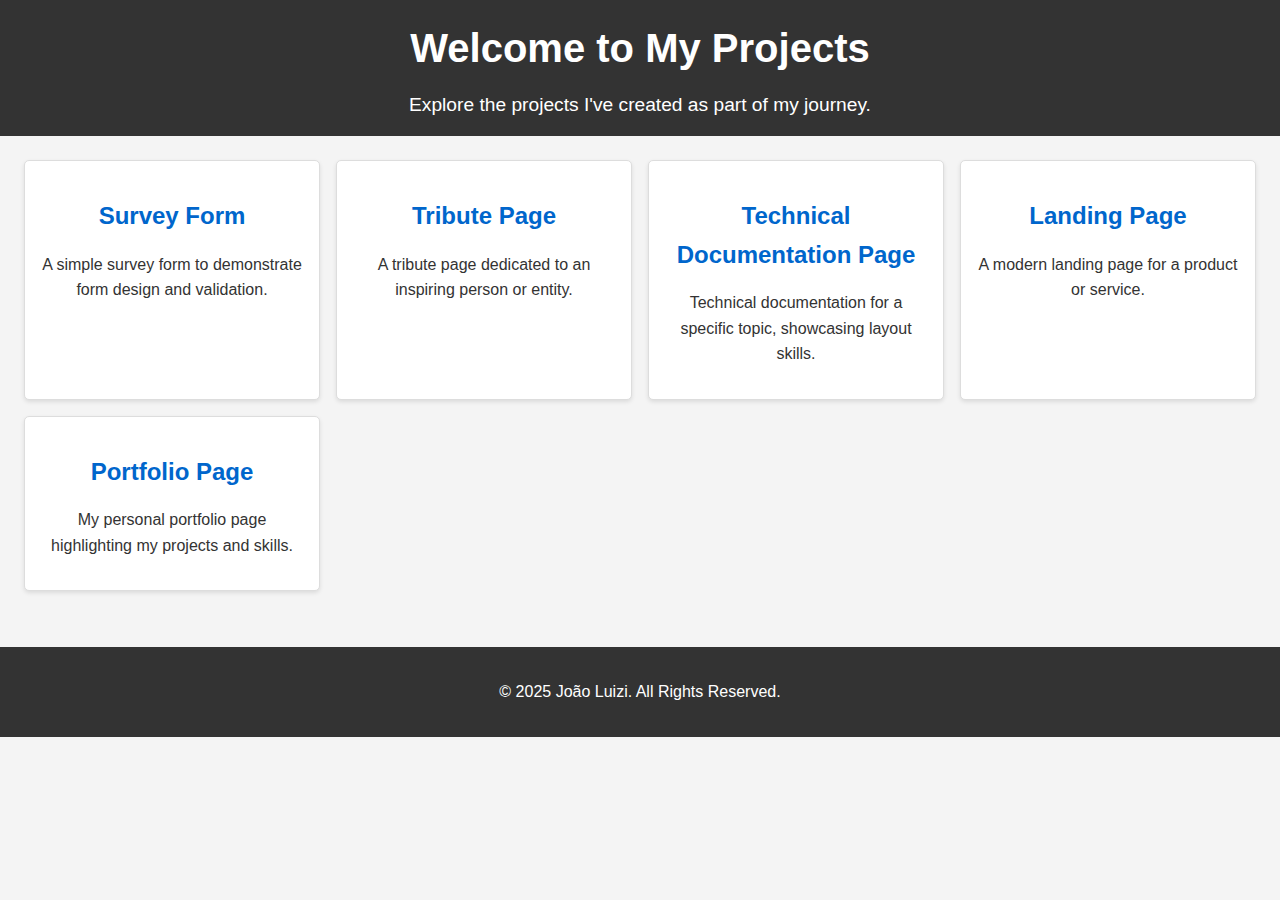
<file: index.html>
<!DOCTYPE html>
<html lang="en">
<head>
    <meta charset="UTF-8">
    <meta name="viewport" content="width=device-width, initial-scale=1.0">
    <title>My Projects</title>
    <link rel="stylesheet" href="styles.css">
</head>
<body>
    <header>
        <h1>Welcome to My Projects</h1>
        <p>Explore the projects I've created as part of my journey.</p>
    </header>
    <main>
        <section class="projects">
            <div class="project">
                <h2><a href="./pages/SurveyForm/index.html">Survey Form</a></h2>
                <p>A simple survey form to demonstrate form design and validation.</p>
            </div>
            <div class="project">
                <h2><a href="./pages/TributePage/index.html">Tribute Page</a></h2>
                <p>A tribute page dedicated to an inspiring person or entity.</p>
            </div>
            <div class="project">
                <h2><a href="./pages/TechnicalDocumentationPage/index.html">Technical Documentation Page</a></h2>
                <p>Technical documentation for a specific topic, showcasing layout skills.</p>
            </div>
            <div class="project">
                <h2><a href="./pages/LandingPage/index.html">Landing Page</a></h2>
                <p>A modern landing page for a product or service.</p>
            </div>
            <div class="project">
                <h2><a href="./pages/PortfolioPage/index.html">Portfolio Page</a></h2>
                <p>My personal portfolio page highlighting my projects and skills.</p>
            </div>
        </section>
    </main>
    <footer>
        <p>&copy; 2025 João Luizi. All Rights Reserved.</p>
    </footer>
</body>
</html>
</file>
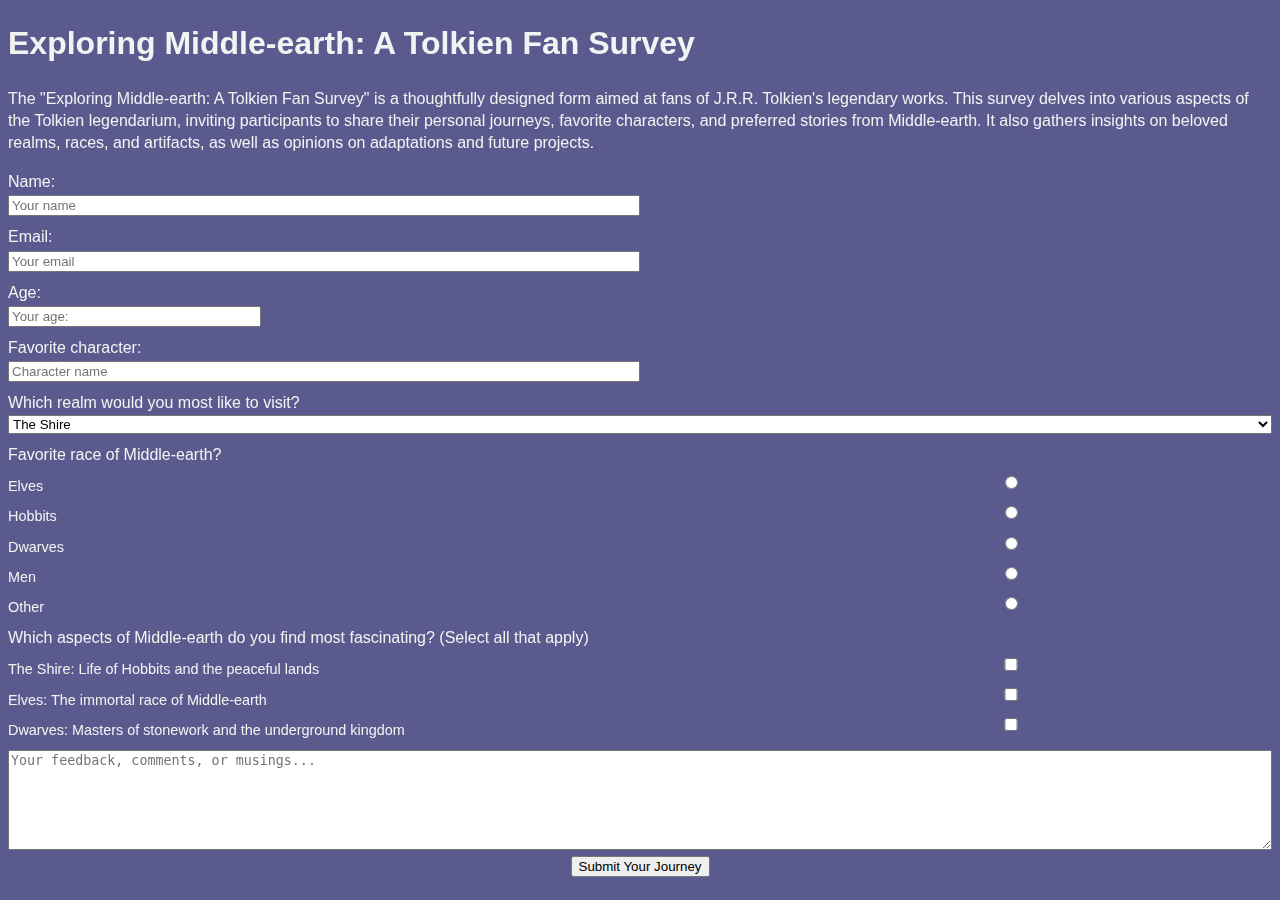
<file: pages/SurveyForm/index.html>
<!DOCTYPE html>
<html lang = "en">
<head>
  <link rel="stylesheet" href="styles.css">
  <meta name="viewport" content="width=device-width, initial-scale=1" />
  <title>Survey Form: João Luizi</title>
</head>
<body>
<h1 id = "title">Exploring Middle-earth: A Tolkien Fan Survey</h1>
<p id="description">The "Exploring Middle-earth: A Tolkien Fan Survey" is a thoughtfully designed form aimed at fans of J.R.R. Tolkien's legendary works. This survey delves into various aspects of the Tolkien legendarium, inviting participants to share their personal journeys, favorite characters, and preferred stories from Middle-earth. It also gathers insights on beloved realms, races, and artifacts, as well as opinions on adaptations and future projects.</p>
<form id="survey-form" action="submit">
  
    <label id ="name-label" for="name" >Name:     <input id = "name" type="text" placeholder="Your name" required/>
    </label>
<label id ="email-label"for="email">Email: <input id = "email" type="email" placeholder="Your email" required/>
</label>
<label id ="number-label" for="number">Age: <input id = "number" type="number" placeholder="Your age:" min="1" max = "99" required/>
</label>

<label id ="hero-label"  >Favorite character:     <input id = "name" type="text" placeholder="Character name"/>
</label>

<label id ="location-label">
Which realm would you most like to visit?
</label>
<select id="dropdown">
  <option value="shire">The Shire</option>
<option value="rivendell">Rivendell</option>
<option value="lothlorien">Lothlórien</option>
<option value="rohan">Rohan</option>
<option value="gondor">Gondor</option>
<option value="mordor">Mordor</option>
  </select>

<label id ="race-label" class="left-justified">
Favorite race of Middle-earth?
</label>

<div class="input-container">
  <label>Elves</label>
  <input type="radio" name="race" value="elves">
</div>
<div class="input-container">
  <label>Hobbits</label>
  <input type="radio" name="race" value="hobbits">
</div>
<div class="input-container">
  <label>Dwarves</label>
  <input type="radio" name="race" value="dwarves">
</div>
<div class="input-container">
  <label>Men</label>
  <input type="radio" name="race" value="men">
</div>
<div class="input-container">
  <label>Other</label>
  <input type="radio" name="race" value="other">
</div>

<label>Which aspects of Middle-earth do you find most fascinating? (Select all that apply)</label>

<div class="input-container">
  <label for="the_shire">The Shire: Life of Hobbits and the peaceful lands</label>
  <input type="checkbox" id="the_shire" name="fandom" value="the_shire">
</div>

<div class="input-container">
  <label for="elves">Elves: The immortal race of Middle-earth</label>
  <input type="checkbox" id="elves" name="fandom" value="elves">
</div>

<div class="input-container">
  <label for="dwarves">Dwarves: Masters of stonework and the underground kingdom</label>
  <input type="checkbox" id="dwarves" name="fandom" value="dwarves">
</div>


<textarea placeholder="Your feedback, comments, or musings..."></textarea>
<div class="centered">
  <button id ="submit" type="submit" value="Submit Your Journey">Submit Your Journey</button>
</div>
</form>
</body>
</html>
</file>
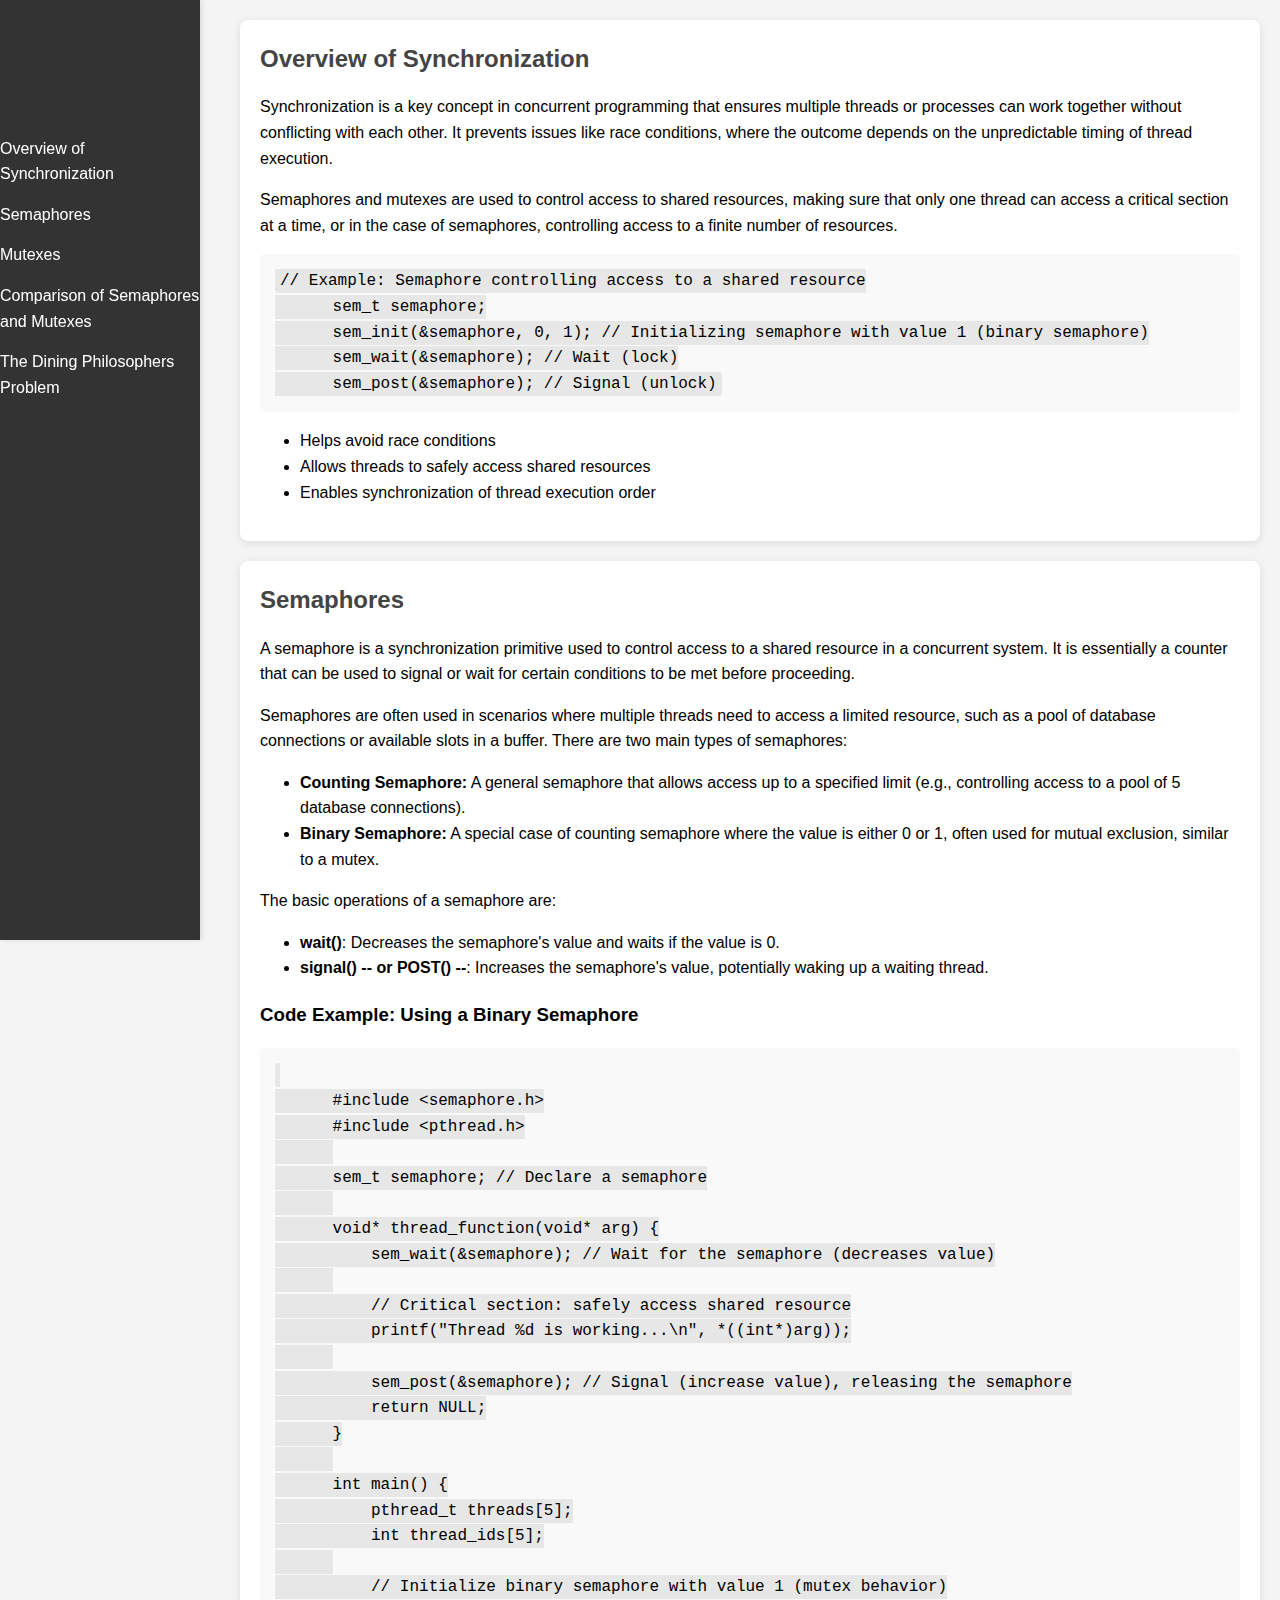
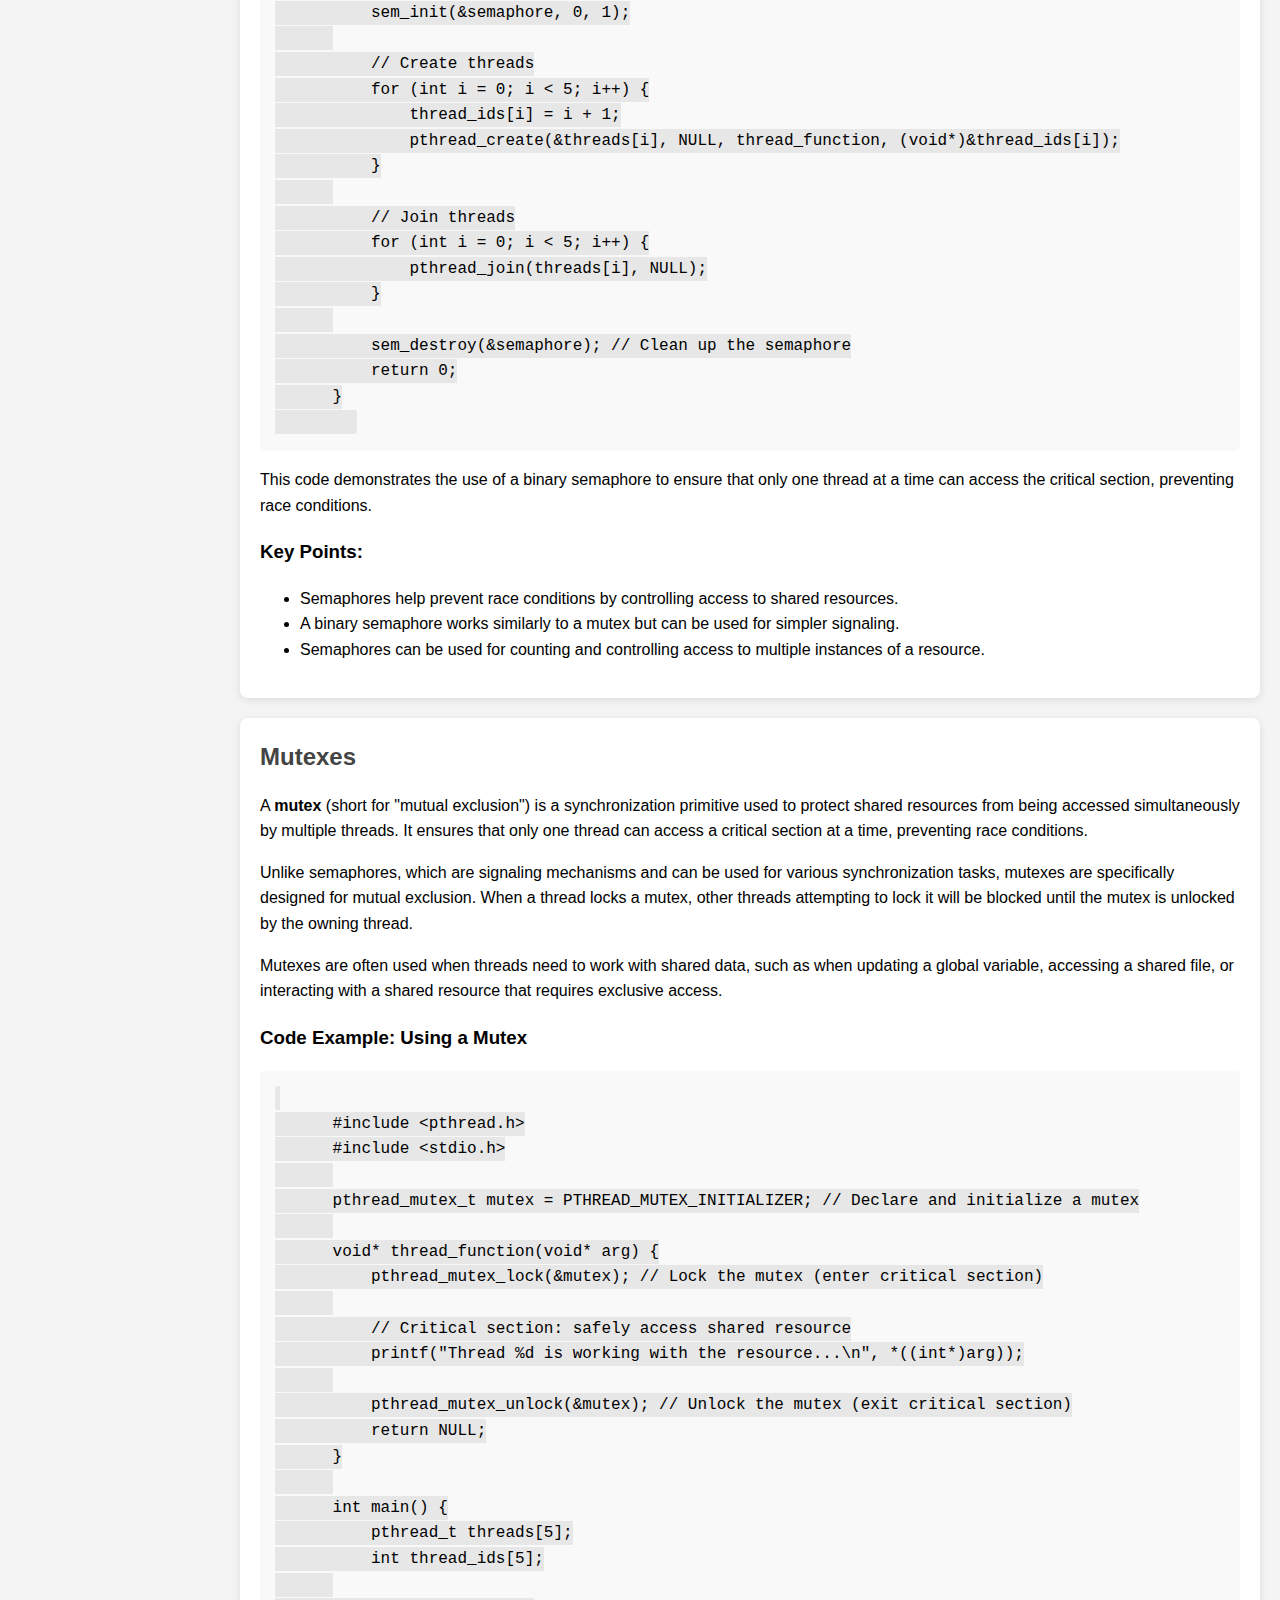
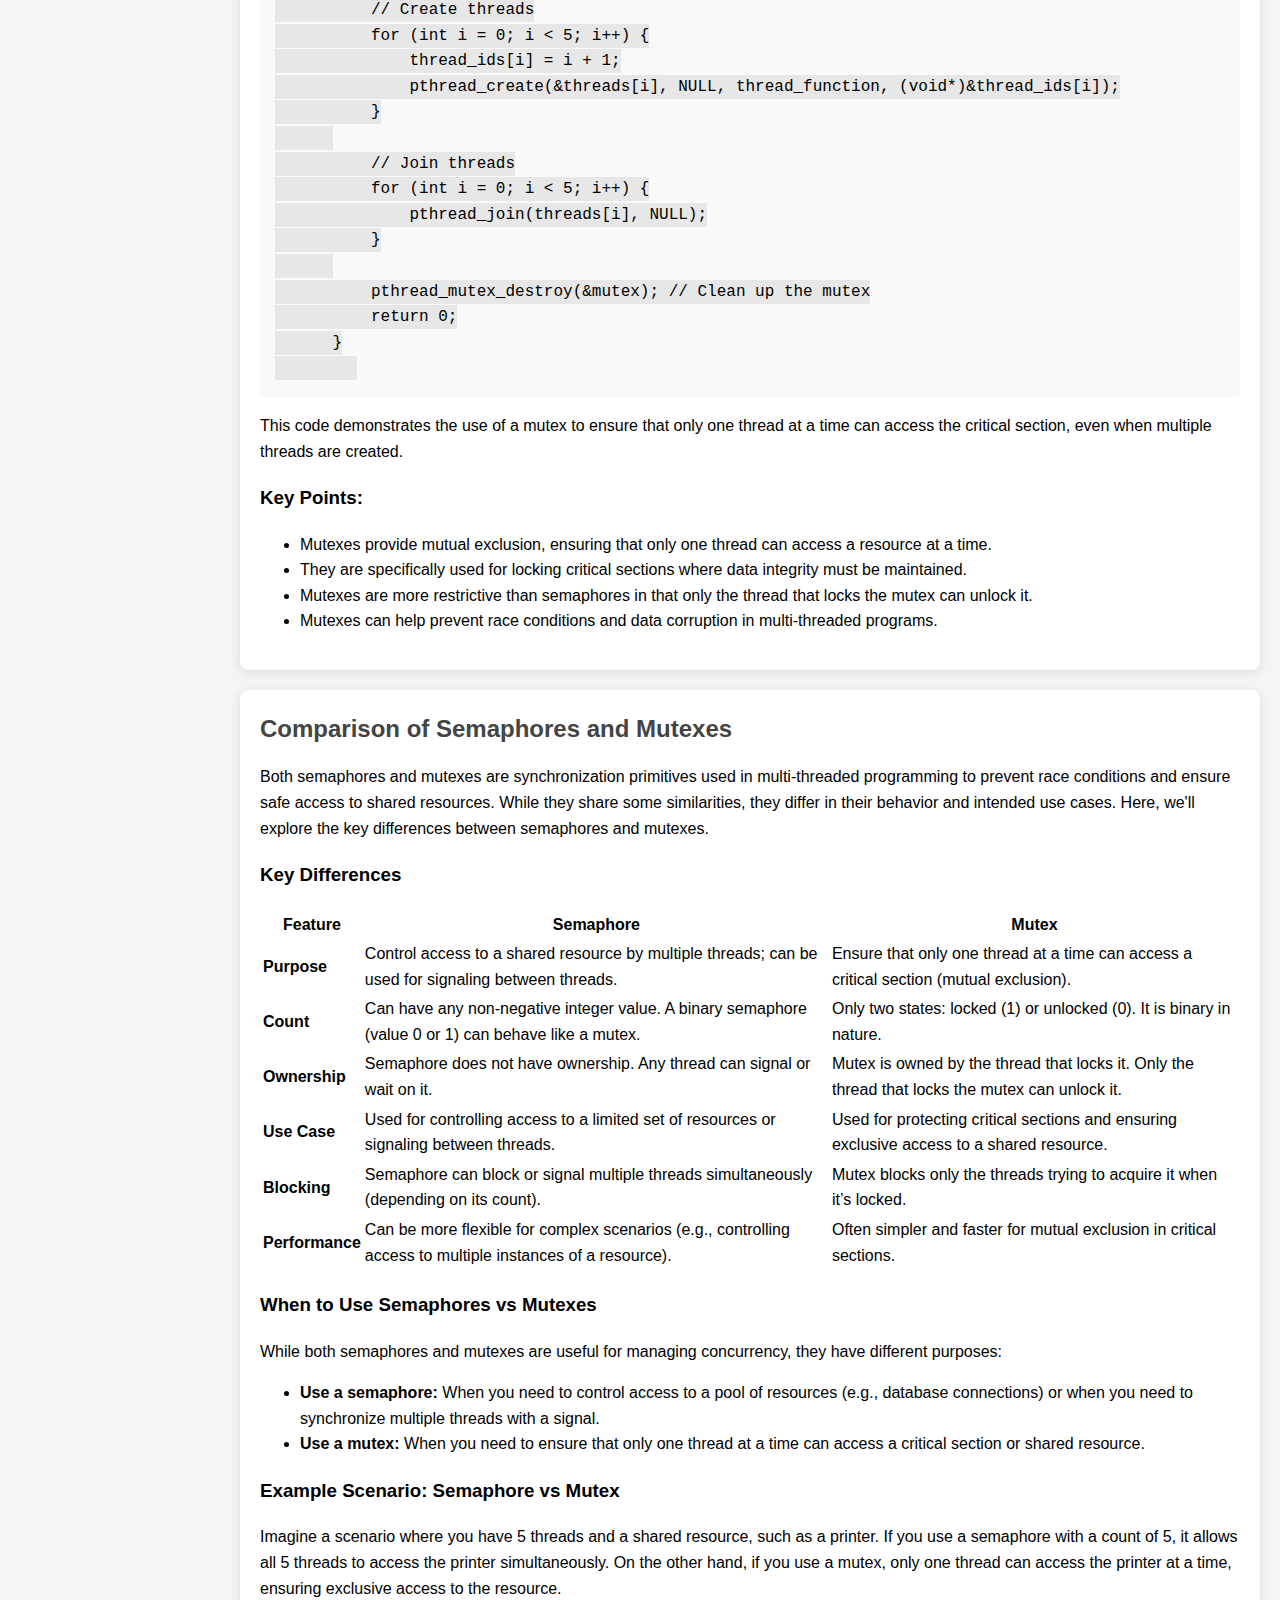
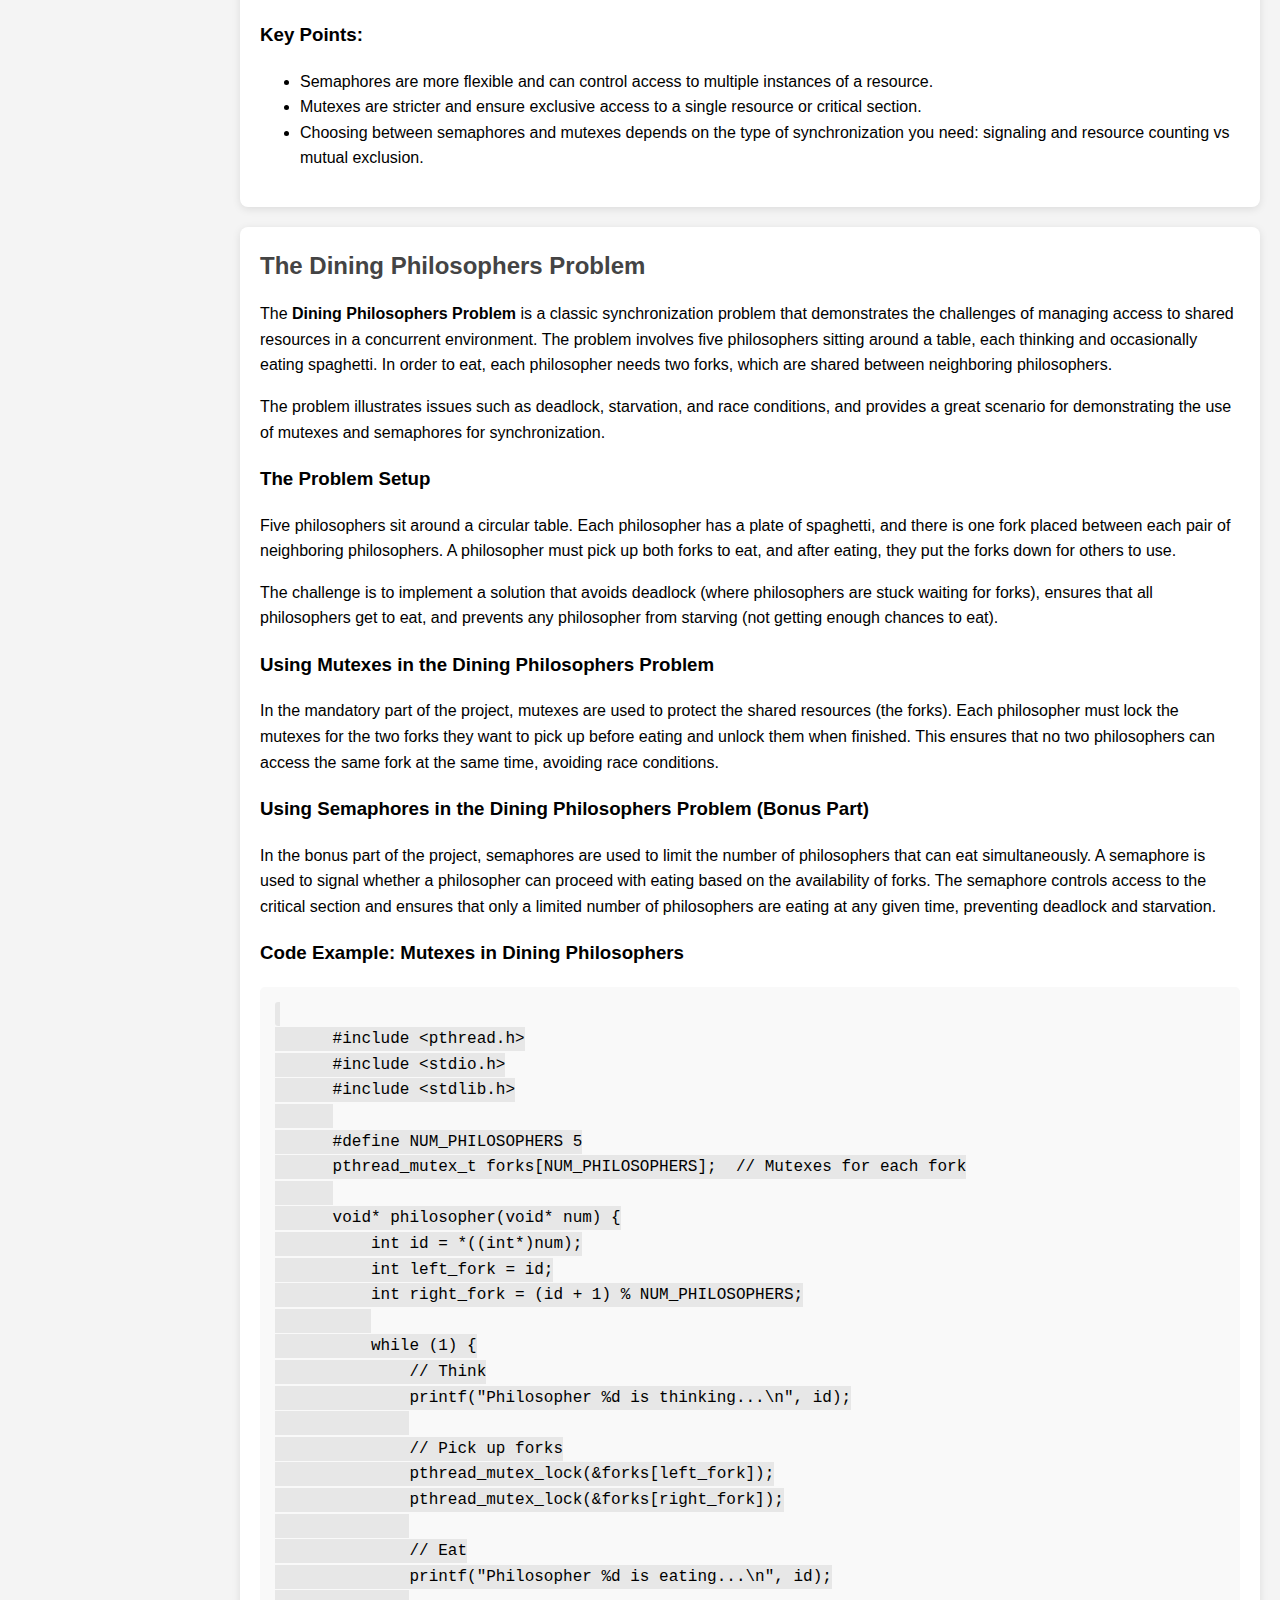
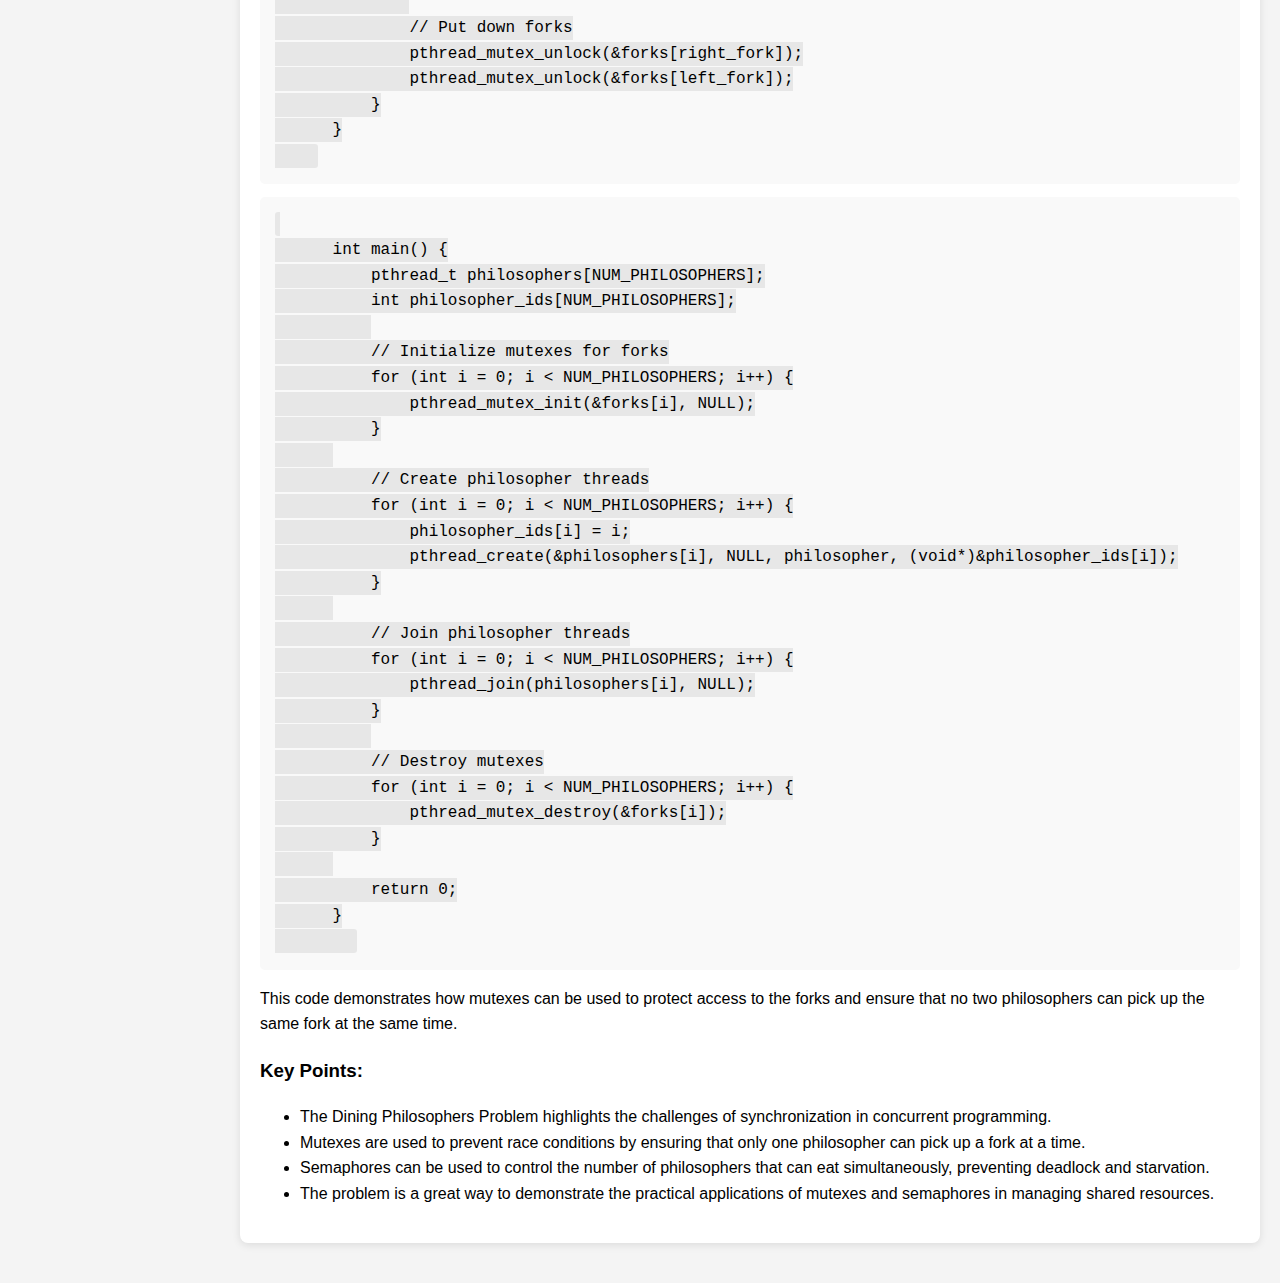
<file: pages/TechnicalDocumentationPage/index.html>
<!DOCTYPE html>
<html lang="en">
  <head>
    <meta name="viewport" content="width=device-width, initial-scale=1.0">
    <meta charset="UTF-8">
    <link rel="stylesheet" href="./styles.css">
    <title>Technical Documentation Page</title>
  </head>
  <body>
    <nav id="navbar">
      <header>
        <h1>This is my technical document's topic</h1>
      </header>
      <ul>
        <li><a class="nav-link" href="#Overview_of_Synchronization">Overview of Synchronization</a></li>
        <li><a class="nav-link" href="#Semaphores">Semaphores</a></li>
        <li><a class="nav-link" href="#Mutexes">Mutexes</a></li>
        <li><a class="nav-link" href="#Comparison_of_Semaphores_and_Mutexes">Comparison of Semaphores and Mutexes</a></li>
        <li><a class="nav-link" href="#The_Dining_Philosophers_Problem">The Dining Philosophers Problem</a></li>
      </ul>
    </nav>
    <main id="main-doc">
      <section id="Overview_of_Synchronization" class="main-section">
        <header>
          <h2>Overview of Synchronization</h2>
        </header>
        <p>Synchronization is a key concept in concurrent programming that ensures multiple threads or processes can work together without conflicting with each other. It prevents issues like race conditions, where the outcome depends on the unpredictable timing of thread execution.</p>
        <p>Semaphores and mutexes are used to control access to shared resources, making sure that only one thread can access a critical section at a time, or in the case of semaphores, controlling access to a finite number of resources.</p>
        <pre><code>// Example: Semaphore controlling access to a shared resource
      sem_t semaphore;
      sem_init(&semaphore, 0, 1); // Initializing semaphore with value 1 (binary semaphore)
      sem_wait(&semaphore); // Wait (lock)
      sem_post(&semaphore); // Signal (unlock)</code></pre>
        <ul>
          <li>Helps avoid race conditions</li>
          <li>Allows threads to safely access shared resources</li>
          <li>Enables synchronization of thread execution order</li>
        </ul>
      </section>
      <section id="Semaphores" class="main-section">
        <header>
          <h2>Semaphores</h2>
        </header>
        <p>A semaphore is a synchronization primitive used to control access to a shared resource in a concurrent system. It is essentially a counter that can be used to signal or wait for certain conditions to be met before proceeding.</p>
        <p>Semaphores are often used in scenarios where multiple threads need to access a limited resource, such as a pool of database connections or available slots in a buffer. There are two main types of semaphores:</p>
        <ul>
          <li><strong>Counting Semaphore:</strong> A general semaphore that allows access up to a specified limit (e.g., controlling access to a pool of 5 database connections).</li>
          <li><strong>Binary Semaphore:</strong> A special case of counting semaphore where the value is either 0 or 1, often used for mutual exclusion, similar to a mutex.</li>
        </ul>
        <p>The basic operations of a semaphore are:</p>
        <ul>
          <li><strong>wait()</strong>: Decreases the semaphore's value and waits if the value is 0.</li>
          <li><strong>signal() -- or POST() --</strong>: Increases the semaphore's value, potentially waking up a waiting thread.</li>
        </ul>
        
        <h3>Code Example: Using a Binary Semaphore</h3>
        <pre><code>
      #include &lt;semaphore.h&gt;
      #include &lt;pthread.h&gt;
      
      sem_t semaphore; // Declare a semaphore
      
      void* thread_function(void* arg) {
          sem_wait(&semaphore); // Wait for the semaphore (decreases value)
      
          // Critical section: safely access shared resource
          printf("Thread %d is working...\n", *((int*)arg));
      
          sem_post(&semaphore); // Signal (increase value), releasing the semaphore
          return NULL;
      }
      
      int main() {
          pthread_t threads[5];
          int thread_ids[5];
      
          // Initialize binary semaphore with value 1 (mutex behavior)
          sem_init(&semaphore, 0, 1);
      
          // Create threads
          for (int i = 0; i < 5; i++) {
              thread_ids[i] = i + 1;
              pthread_create(&threads[i], NULL, thread_function, (void*)&thread_ids[i]);
          }
      
          // Join threads
          for (int i = 0; i < 5; i++) {
              pthread_join(threads[i], NULL);
          }
      
          sem_destroy(&semaphore); // Clean up the semaphore
          return 0;
      }
        </code></pre>
        
        <p>This code demonstrates the use of a binary semaphore to ensure that only one thread at a time can access the critical section, preventing race conditions.</p>
        
        <h3>Key Points:</h3>
        <ul>
          <li>Semaphores help prevent race conditions by controlling access to shared resources.</li>
          <li>A binary semaphore works similarly to a mutex but can be used for simpler signaling.</li>
          <li>Semaphores can be used for counting and controlling access to multiple instances of a resource.</li>
        </ul>
      </section>
      <section id="Mutexes" class="main-section">
        <header>
          <h2>Mutexes</h2>
        </header>
        <p>A <strong>mutex</strong> (short for "mutual exclusion") is a synchronization primitive used to protect shared resources from being accessed simultaneously by multiple threads. It ensures that only one thread can access a critical section at a time, preventing race conditions.</p>
        
        <p>Unlike semaphores, which are signaling mechanisms and can be used for various synchronization tasks, mutexes are specifically designed for mutual exclusion. When a thread locks a mutex, other threads attempting to lock it will be blocked until the mutex is unlocked by the owning thread.</p>
        
        <p>Mutexes are often used when threads need to work with shared data, such as when updating a global variable, accessing a shared file, or interacting with a shared resource that requires exclusive access.</p>
        
        <h3>Code Example: Using a Mutex</h3>
        <pre><code>
      #include &lt;pthread.h&gt;
      #include &lt;stdio.h&gt;
      
      pthread_mutex_t mutex = PTHREAD_MUTEX_INITIALIZER; // Declare and initialize a mutex
      
      void* thread_function(void* arg) {
          pthread_mutex_lock(&mutex); // Lock the mutex (enter critical section)
      
          // Critical section: safely access shared resource
          printf("Thread %d is working with the resource...\n", *((int*)arg));
      
          pthread_mutex_unlock(&mutex); // Unlock the mutex (exit critical section)
          return NULL;
      }
      
      int main() {
          pthread_t threads[5];
          int thread_ids[5];
      
          // Create threads
          for (int i = 0; i < 5; i++) {
              thread_ids[i] = i + 1;
              pthread_create(&threads[i], NULL, thread_function, (void*)&thread_ids[i]);
          }
      
          // Join threads
          for (int i = 0; i < 5; i++) {
              pthread_join(threads[i], NULL);
          }
      
          pthread_mutex_destroy(&mutex); // Clean up the mutex
          return 0;
      }
        </code></pre>
      
        <p>This code demonstrates the use of a mutex to ensure that only one thread at a time can access the critical section, even when multiple threads are created.</p>
        
        <h3>Key Points:</h3>
        <ul>
          <li>Mutexes provide mutual exclusion, ensuring that only one thread can access a resource at a time.</li>
          <li>They are specifically used for locking critical sections where data integrity must be maintained.</li>
          <li>Mutexes are more restrictive than semaphores in that only the thread that locks the mutex can unlock it.</li>
          <li>Mutexes can help prevent race conditions and data corruption in multi-threaded programs.</li>
        </ul>
      </section>
      <section id="Comparison_of_Semaphores_and_Mutexes" class="main-section">
        <header>
          <h2>Comparison of Semaphores and Mutexes</h2>
        </header>
        <p>Both semaphores and mutexes are synchronization primitives used in multi-threaded programming to prevent race conditions and ensure safe access to shared resources. While they share some similarities, they differ in their behavior and intended use cases. Here, we'll explore the key differences between semaphores and mutexes.</p>
        
        <h3>Key Differences</h3>
        <table>
          <thead>
            <tr>
              <th>Feature</th>
              <th>Semaphore</th>
              <th>Mutex</th>
            </tr>
          </thead>
          <tbody>
            <tr>
              <td><strong>Purpose</strong></td>
              <td>Control access to a shared resource by multiple threads; can be used for signaling between threads.</td>
              <td>Ensure that only one thread at a time can access a critical section (mutual exclusion).</td>
            </tr>
            <tr>
              <td><strong>Count</strong></td>
              <td>Can have any non-negative integer value. A binary semaphore (value 0 or 1) can behave like a mutex.</td>
              <td>Only two states: locked (1) or unlocked (0). It is binary in nature.</td>
            </tr>
            <tr>
              <td><strong>Ownership</strong></td>
              <td>Semaphore does not have ownership. Any thread can signal or wait on it.</td>
              <td>Mutex is owned by the thread that locks it. Only the thread that locks the mutex can unlock it.</td>
            </tr>
            <tr>
              <td><strong>Use Case</strong></td>
              <td>Used for controlling access to a limited set of resources or signaling between threads.</td>
              <td>Used for protecting critical sections and ensuring exclusive access to a shared resource.</td>
            </tr>
            <tr>
              <td><strong>Blocking</strong></td>
              <td>Semaphore can block or signal multiple threads simultaneously (depending on its count).</td>
              <td>Mutex blocks only the threads trying to acquire it when it’s locked.</td>
            </tr>
            <tr>
              <td><strong>Performance</strong></td>
              <td>Can be more flexible for complex scenarios (e.g., controlling access to multiple instances of a resource).</td>
              <td>Often simpler and faster for mutual exclusion in critical sections.</td>
            </tr>
          </tbody>
        </table>
        
        <h3>When to Use Semaphores vs Mutexes</h3>
        <p>While both semaphores and mutexes are useful for managing concurrency, they have different purposes:</p>
        <ul>
          <li><strong>Use a semaphore:</strong> When you need to control access to a pool of resources (e.g., database connections) or when you need to synchronize multiple threads with a signal.</li>
          <li><strong>Use a mutex:</strong> When you need to ensure that only one thread at a time can access a critical section or shared resource.</li>
        </ul>
        
        <h3>Example Scenario: Semaphore vs Mutex</h3>
        <p>Imagine a scenario where you have 5 threads and a shared resource, such as a printer. If you use a semaphore with a count of 5, it allows all 5 threads to access the printer simultaneously. On the other hand, if you use a mutex, only one thread can access the printer at a time, ensuring exclusive access to the resource.</p>
        
        <h3>Key Points:</h3>
        <ul>
          <li>Semaphores are more flexible and can control access to multiple instances of a resource.</li>
          <li>Mutexes are stricter and ensure exclusive access to a single resource or critical section.</li>
          <li>Choosing between semaphores and mutexes depends on the type of synchronization you need: signaling and resource counting vs mutual exclusion.</li>
        </ul>
      </section>
      <section id="The_Dining_Philosophers_Problem" class="main-section">
        <header>
          <h2>The Dining Philosophers Problem</h2>
        </header>
        <p>The <strong>Dining Philosophers Problem</strong> is a classic synchronization problem that demonstrates the challenges of managing access to shared resources in a concurrent environment. The problem involves five philosophers sitting around a table, each thinking and occasionally eating spaghetti. In order to eat, each philosopher needs two forks, which are shared between neighboring philosophers.</p>
      
        <p>The problem illustrates issues such as deadlock, starvation, and race conditions, and provides a great scenario for demonstrating the use of mutexes and semaphores for synchronization.</p>
      
        <h3>The Problem Setup</h3>
        <p>Five philosophers sit around a circular table. Each philosopher has a plate of spaghetti, and there is one fork placed between each pair of neighboring philosophers. A philosopher must pick up both forks to eat, and after eating, they put the forks down for others to use.</p>
      
        <p>The challenge is to implement a solution that avoids deadlock (where philosophers are stuck waiting for forks), ensures that all philosophers get to eat, and prevents any philosopher from starving (not getting enough chances to eat).</p>
      
        <h3>Using Mutexes in the Dining Philosophers Problem</h3>
        <p>In the mandatory part of the project, mutexes are used to protect the shared resources (the forks). Each philosopher must lock the mutexes for the two forks they want to pick up before eating and unlock them when finished. This ensures that no two philosophers can access the same fork at the same time, avoiding race conditions.</p>
        
        <h3>Using Semaphores in the Dining Philosophers Problem (Bonus Part)</h3>
        <p>In the bonus part of the project, semaphores are used to limit the number of philosophers that can eat simultaneously. A semaphore is used to signal whether a philosopher can proceed with eating based on the availability of forks. The semaphore controls access to the critical section and ensures that only a limited number of philosophers are eating at any given time, preventing deadlock and starvation.</p>
      
        <h3>Code Example: Mutexes in Dining Philosophers</h3>
        <pre><code>
      #include &lt;pthread.h&gt;
      #include &lt;stdio.h&gt;
      #include &lt;stdlib.h&gt;
      
      #define NUM_PHILOSOPHERS 5
      pthread_mutex_t forks[NUM_PHILOSOPHERS];  // Mutexes for each fork
      
      void* philosopher(void* num) {
          int id = *((int*)num);
          int left_fork = id;
          int right_fork = (id + 1) % NUM_PHILOSOPHERS;
          
          while (1) {
              // Think
              printf("Philosopher %d is thinking...\n", id);
              
              // Pick up forks
              pthread_mutex_lock(&forks[left_fork]);
              pthread_mutex_lock(&forks[right_fork]);
              
              // Eat
              printf("Philosopher %d is eating...\n", id);
              
              // Put down forks
              pthread_mutex_unlock(&forks[right_fork]);
              pthread_mutex_unlock(&forks[left_fork]);
          }
      }
    </code></pre>
    <pre><code>
      int main() {
          pthread_t philosophers[NUM_PHILOSOPHERS];
          int philosopher_ids[NUM_PHILOSOPHERS];
          
          // Initialize mutexes for forks
          for (int i = 0; i < NUM_PHILOSOPHERS; i++) {
              pthread_mutex_init(&forks[i], NULL);
          }
      
          // Create philosopher threads
          for (int i = 0; i < NUM_PHILOSOPHERS; i++) {
              philosopher_ids[i] = i;
              pthread_create(&philosophers[i], NULL, philosopher, (void*)&philosopher_ids[i]);
          }
      
          // Join philosopher threads
          for (int i = 0; i < NUM_PHILOSOPHERS; i++) {
              pthread_join(philosophers[i], NULL);
          }
          
          // Destroy mutexes
          for (int i = 0; i < NUM_PHILOSOPHERS; i++) {
              pthread_mutex_destroy(&forks[i]);
          }
      
          return 0;
      }
        </code></pre>
        <p>This code demonstrates how mutexes can be used to protect access to the forks and ensure that no two philosophers can pick up the same fork at the same time.</p>
        
        <h3>Key Points:</h3>
        <ul>
          <li>The Dining Philosophers Problem highlights the challenges of synchronization in concurrent programming.</li>
          <li>Mutexes are used to prevent race conditions by ensuring that only one philosopher can pick up a fork at a time.</li>
          <li>Semaphores can be used to control the number of philosophers that can eat simultaneously, preventing deadlock and starvation.</li>
          <li>The problem is a great way to demonstrate the practical applications of mutexes and semaphores in managing shared resources.</li>
        </ul>
      </section>      
    </main>
  </body>
</html>
</file>
<file: styles.css>
body {
  font-family: Arial, sans-serif;
  margin: 0;
  padding: 0;
  line-height: 1.6;
  background-color: #f4f4f4;
  color: #333;
}

header {
  background: #333;
  color: #fff;
  padding: 1em 0;
  text-align: center;
}

header h1 {
  margin: 0;
  font-size: 2.5em;
}

header p {
  margin: 0.5em 0 0;
  font-size: 1.2em;
}

main {
  padding: 1.5em;
}

.projects {
  display: grid;
  grid-template-columns: repeat(auto-fit, minmax(250px, 1fr));
  gap: 1em;
}

.project {
  background: #fff;
  padding: 1em;
  border: 1px solid #ddd;
  border-radius: 5px;
  box-shadow: 0 2px 4px rgba(0, 0, 0, 0.1);
  text-align: center;
}

.project h2 {
  margin-bottom: 0.5em;
}

.project a {
  text-decoration: none;
  color: #0066cc;
}

.project a:hover {
  color: #00509e;
}

footer {
  text-align: center;
  padding: 1em 0;
  background: #333;
  color: #fff;
  margin-top: 2em;
}
</file>
<file: pages/SurveyForm/styles.css>
:root {
    --color-white: #f3f3f3;
    --color-darkblue: #5a5a8f;
    --color-darkblue-alpha: rgba(27, 27, 50, 0.8);
    --color-green: #37af65;
  }
  
  *,
  *::before,
  *::after {
    box-sizing: border-box;
  }
  
  body {
    font-family: 'Poppins', sans-serif;
    font-size: 1rem;
    font-weight: 400;
    line-height: 1.4;
    color: #f3f3f3;
    margin: 10;
  }
  
  body::before {
    content: '';
    position: fixed;
    top: 0;
    left: 0;
    height: 100%;
    width: 100%;
    z-index: -1;
    background: var(--color-darkblue);
  }
  form{
    width: 100%;
  }
  label {
      display: block;
      text-align: left; 
      margin-top: 10px;
  }
  label input {
      display: block;
      margin-top: 2px; 
  }
  input
  {
    width: 50%;
  }
  select
  {
    width: 50%;
  }
  #number
  {
    width: 20%;
  }
  
  select {
      display: block;
      width: 100%;  
      margin-bottom: 10px;  
    }
  
    .input-container {
      display: flex;
      align-items: center; 
      margin-right: 20px; 
    }
  
  
    .input-container label {
      font-size:0.9rem;
      width: 80% 
    }
    textarea{
      margin-top: 10px;
      width: 100%;
      min-height:100px;
    }
    .centered
    {
      display: flex;
      justify-content: center;  
      align-items: center;      
    }
</file>
<file: pages/TechnicalDocumentationPage/styles.css>
body {
  font-family: Arial, sans-serif;
  line-height: 1.6;
  margin: 0;
  padding: 0;
  box-sizing: border-box;
  background-color: #f4f4f4;
}

h1, h2 {
  color: #333;
}


#navbar {
  display: flex;
  flex-direction: column;
  position: fixed; 
  top: 0;
  left: 0;
  width: 200px; 
  background-color: #333;
  color: white;
  height: 100%; 
  padding: 20px 0;
  box-shadow: 2px 0 5px rgba(0, 0, 0, 0.1);
}

#navbar header h1 {
  text-align: center;
  margin-bottom: 30px;
  font-size: 18px;
}

#navbar ul {
  list-style: none;
  padding: 0;
}

#navbar ul li {
  margin-bottom: 15px;
}

#navbar .nav-link {
  color: white;
  text-decoration: none;
  font-size: 16px;
}

#navbar .nav-link:hover {
  color: #ff6347;
}


#main-doc {
  margin-left: 220px; 
  padding: 20px;
}

.main-section {
  background-color: white;
  padding: 20px;
  margin-bottom: 20px;
  border-radius: 8px;
  box-shadow: 0 2px 8px rgba(0, 0, 0, 0.1);
}

.main-section header h2 {
  margin: 0;
  color: #444;
}


pre {
  background-color: #f9f9f9;
  padding: 15px;
  border-radius: 5px;
  overflow-x: auto;
}

code {
  font-family: Consolas, monospace;
  background-color: #e7e7e7;
  padding: 3px 5px;
  border-radius: 3px;
}


@media (max-width: 1000px) {
  #navbar {
    position: static; 
    width: 100%; 
    padding: 15px;
  }

  #main-doc {
    margin-left: 0; 
  }

  #navbar ul li {
    display: inline-block;
    margin-right: 15px;
  }

  #navbar .nav-link {
    font-size: 14px;
  }
}

@media (max-width: 768px) {
  #navbar {
    width: 100%; 
    height: auto; 
    padding: 10px;
  }

  #navbar ul {
    text-align: center;
  }

  #navbar ul li {
    display: block;
    margin: 10px 0;
  }

  #main-doc {
    margin-left: 0;
    padding: 15px;
  }
}
</file>
